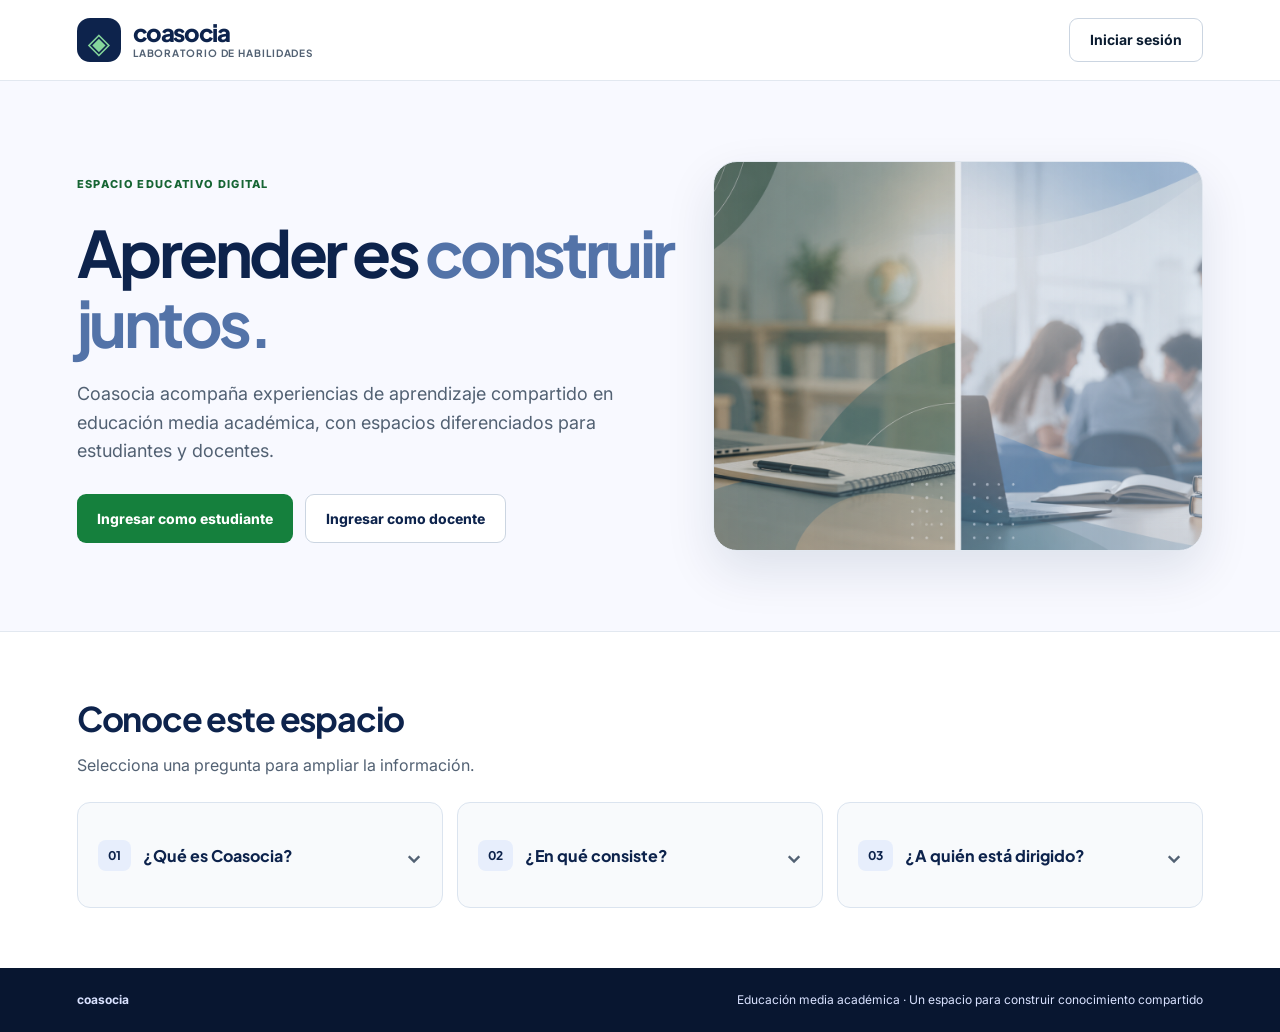
<file: index.html>
<!doctype html><html lang="es"><head>
<meta charset="utf-8"><meta name="viewport" content="width=device-width,initial-scale=1">
<meta name="theme-color" content="#0d234c">
<meta name="description" content="Coasocia: espacio digital para aprender con otros en la educación media académica.">
<title>Coasocia | Un espacio para aprender juntos</title>
<link rel="preconnect" href="https://fonts.googleapis.com"><link rel="preconnect" href="https://fonts.gstatic.com" crossorigin>
<link href="https://fonts.googleapis.com/css2?family=Inter:wght@400;500;600;700&family=Plus+Jakarta+Sans:wght@500;600;700;800&display=swap" rel="stylesheet">
<link rel="stylesheet" href="/landing.css"></head>
<body><a class="skip" href="#principal">Saltar al contenido</a>
<header class="landing-header"><div class="landing-brand"><span class="brand-mark" aria-hidden="true">◈</span><span><strong>coasocia</strong><small>LABORATORIO DE HABILIDADES</small></span></div>
<a class="header-login" href="/acceso.html">Iniciar sesión</a></header>
<main id="principal"><section class="landing-hero"><div class="landing-copy"><span class="eyebrow">ESPACIO EDUCATIVO DIGITAL</span>
<h1>Aprender es <em>construir juntos.</em></h1>
<p>Coasocia acompaña experiencias de aprendizaje compartido en educación media académica, con espacios diferenciados para estudiantes y docentes.</p>
<div class="landing-actions"><a class="action-main" href="/acceso.html?rol=estudiante">Ingresar como estudiante</a><a class="action-alt" href="/acceso.html?rol=docente">Ingresar como docente</a></div>
</div><div class="landing-visual" role="img" aria-label="Ambiente educativo representado con tonos suaves"></div></section>
<section class="landing-faq" aria-label="Conoce Coasocia">
<h2>Conoce este espacio</h2><p class="faq-intro">Selecciona una pregunta para ampliar la información.</p>
<div class="faq-grid">
<details><summary><span class="faq-number">01</span>¿Qué es Coasocia?<span class="arrow" aria-hidden="true">⌄</span></summary><div class="faq-answer"><p>Es un entorno digital de aprendizaje que acompaña el trabajo entre estudiantes y docentes mediante la participación, el diálogo y la construcción compartida de conocimientos.</p></div></details>
<details><summary><span class="faq-number">02</span>¿En qué consiste?<span class="arrow" aria-hidden="true">⌄</span></summary><div class="faq-answer"><p>Ofrece espacios personales para acceder a materiales de apoyo y experiencias de aprendizaje, y para organizar la participación de los grupos con acompañamiento docente.</p></div></details>
<details><summary><span class="faq-number">03</span>¿A quién está dirigido?<span class="arrow" aria-hidden="true">⌄</span></summary><div class="faq-answer"><p>A estudiantes de los grados décimo y undécimo de educación media académica, así como a docentes que orientan procesos formativos y colaborativos.</p></div></details>
</div></section>
</main><footer class="landing-footer"><strong>coasocia</strong><span>Educación media académica · Un espacio para construir conocimiento compartido</span></footer></body></html>
</file>
<file: landing.css>
*{box-sizing:border-box}html{scroll-behavior:smooth}body{margin:0;background:#f8f9ff;color:#0b1c30;font-family:Inter,system-ui,sans-serif;font-size:16px;line-height:1.6}h1,h2,summary,.landing-brand{font-family:"Plus Jakarta Sans",Inter,system-ui,sans-serif}
a{color:inherit}a:focus-visible,summary:focus-visible{outline:3px solid #15803d;outline-offset:4px}.skip{position:absolute;top:-90px;left:10px;padding:10px;background:#fff;z-index:30}.skip:focus{top:10px}
.landing-header{background:#fff;border-bottom:1px solid #e2e8f0;padding:18px max(6%,calc((100vw - 1280px)/2));display:flex;justify-content:space-between;align-items:center;gap:16px}
.landing-brand{display:flex;align-items:center;gap:12px;color:#0d234c}.landing-brand strong{display:block;font-size:24px;font-weight:800;letter-spacing:-.06em;line-height:1.1}.landing-brand small{display:block;font-size:10px;font-weight:700;letter-spacing:.09em;color:#526173}.brand-mark{width:44px;height:44px;background:#0d234c;color:#85d69b;border-radius:13px;font-size:29px;display:grid;place-items:center}.header-login{padding:10px 20px;border:1px solid #cbd5e1;border-radius:9px;text-decoration:none;font-weight:700;font-size:14px}
.landing-hero{max-width:1440px;margin:0 auto;display:grid;grid-template-columns:1.1fr .9fr;min-height:540px;padding:80px max(6%,calc((100vw - 1280px)/2));gap:36px;align-items:center}.eyebrow{font-weight:800;letter-spacing:.12em;color:#166534;font-size:11px}.landing-copy h1{font-size:clamp(38px,5vw,64px);line-height:1.1;max-width:750px;letter-spacing:-.055em;margin:22px 0;color:#0d234c}.landing-copy h1 em{font-style:normal;color:#5373a8}.landing-copy p{color:#526173;font-size:18px;max-width:570px}.landing-actions{display:flex;flex-wrap:wrap;gap:12px;margin-top:28px}.action-main,.action-alt{display:inline-flex;align-items:center;justify-content:center;min-height:49px;padding:12px 20px;text-decoration:none;border-radius:9px;font-size:14px;font-weight:750}.action-main{background:#15803d;color:white}.action-alt{border:1px solid #cbd5e1;background:white;color:#0d234c}.action-main:hover{background:#166534}.action-alt:hover{background:#eef4ff}
.landing-visual{min-height:390px;border-radius:24px;background:linear-gradient(90deg,rgba(13,35,76,.15),rgba(232,239,247,.35)),url("/assets/imagenes/fondos/Dual Educational Study and Teaching Scenes-1.png") center/cover;box-shadow:0 20px 50px rgba(13,35,76,.11);border:1px solid #e2e8f0}
.landing-faq{background:white;padding:60px max(6%,calc((100vw - 1280px)/2));border-top:1px solid #e2e8f0}.landing-faq h2,.landing-final h2{font-size:clamp(25px,3vw,34px);letter-spacing:-.035em;color:#0d234c;margin:0 0 6px}.faq-intro{color:#526173;margin:0 0 24px}.faq-grid{display:grid;gap:14px;grid-template-columns:repeat(3,minmax(0,1fr))}.faq-grid details{border:1px solid #dbe4ef;border-radius:13px;background:#f8fafc;align-self:start}.faq-grid summary{list-style:none;cursor:pointer;font-size:16px;font-weight:750;color:#0d234c;display:flex;align-items:center;gap:12px;min-height:104px;padding:20px}.faq-grid summary::-webkit-details-marker{display:none}.faq-number{border-radius:8px;background:#e7eefc;padding:6px 10px;font-size:12px}.arrow{margin-left:auto;font-size:20px;color:#526173}.faq-grid details[open] .arrow{transform:rotate(180deg)}.faq-answer{padding:0 22px 22px;color:#526173;font-size:14px}.faq-answer p{margin:0}.landing-final{text-align:center;padding:55px 24px 75px}.landing-final p{color:#526173}.landing-final .landing-actions{justify-content:center}.landing-footer{background:#081630;color:#d9e2ff;padding:22px max(6%,calc((100vw - 1280px)/2));display:flex;justify-content:space-between;gap:18px;flex-wrap:wrap;font-size:12px}
@media(max-width:860px){.landing-hero{grid-template-columns:1fr;padding:50px 5%}.landing-visual{min-height:230px}.faq-grid{grid-template-columns:1fr}.faq-grid summary{min-height:70px}.landing-faq{padding:45px 5%}}@media(max-width:480px){.landing-header{padding:14px 18px}.landing-brand strong{font-size:20px}.landing-brand small{font-size:8px}.header-login{padding:8px 10px;font-size:12px}.landing-copy h1{font-size:37px}.landing-copy p{font-size:16px}.landing-actions a{width:100%}.landing-hero{padding-top:35px}}
</file>
